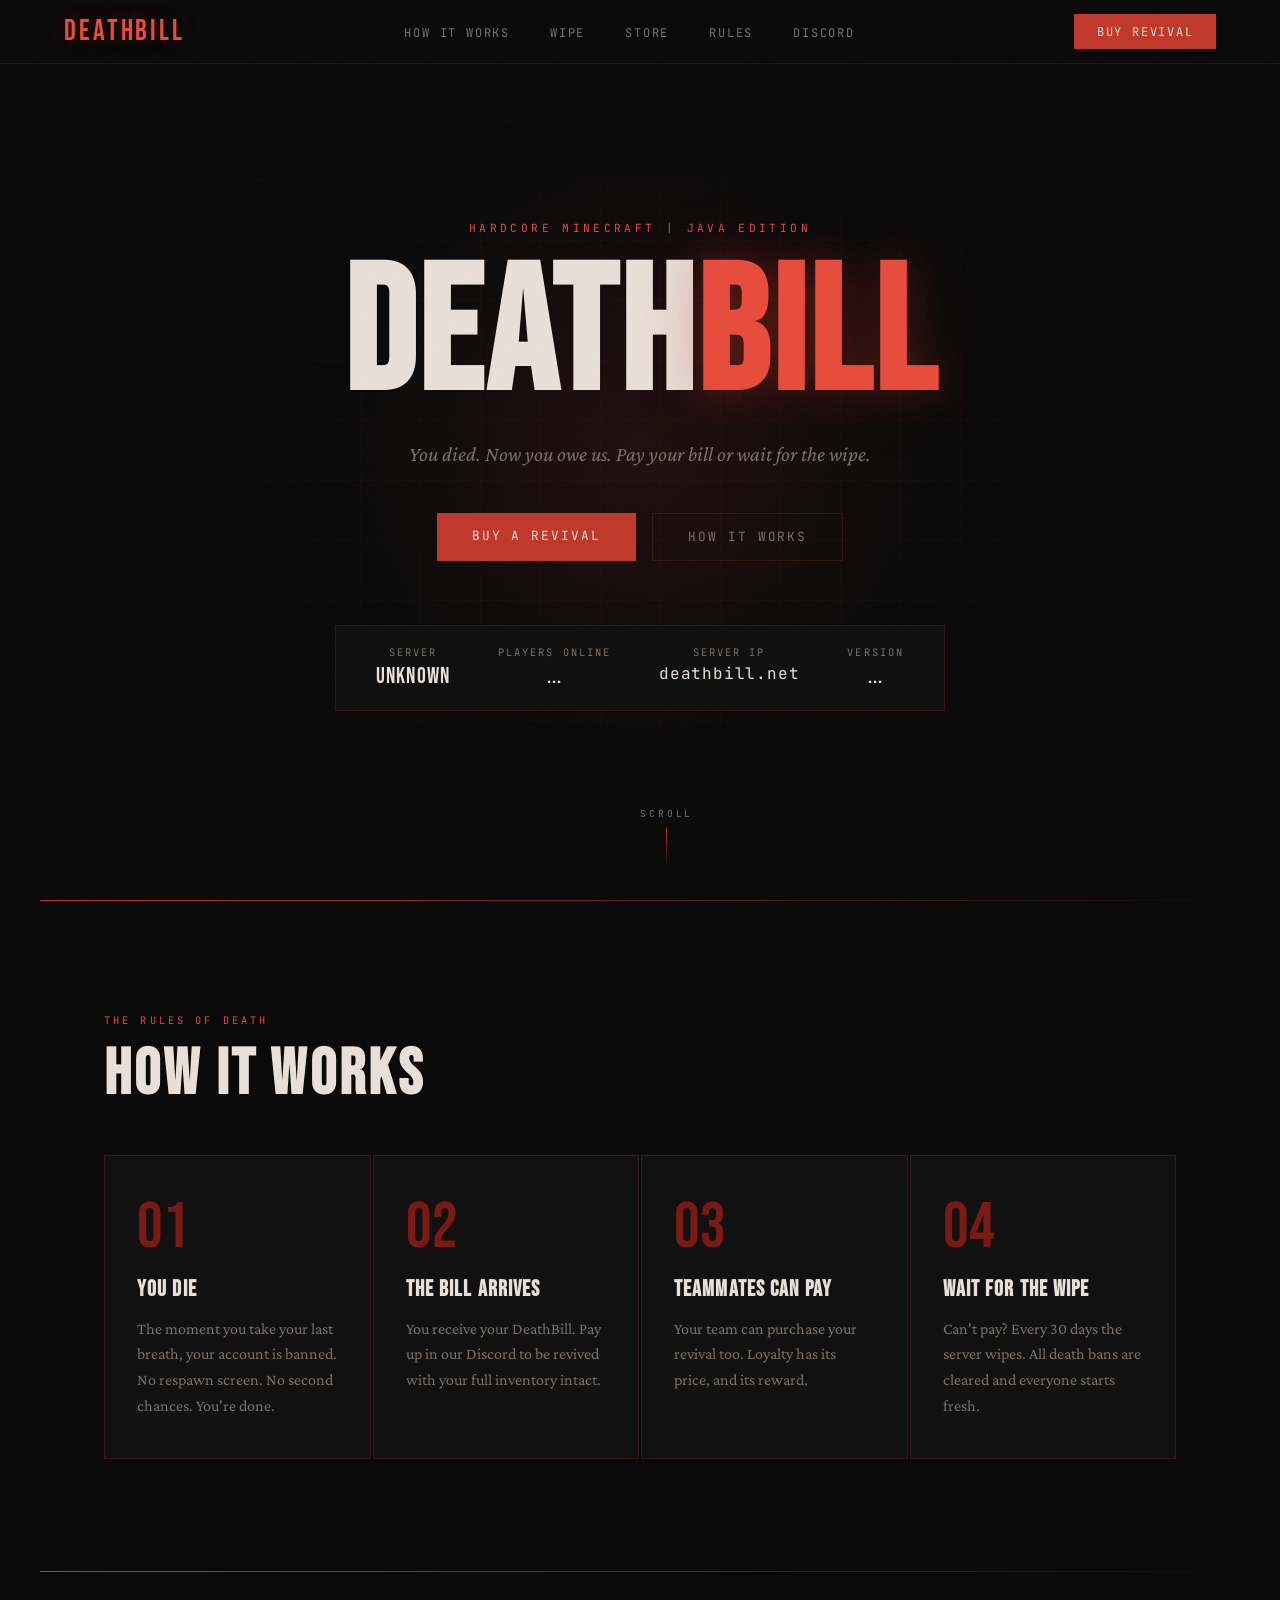
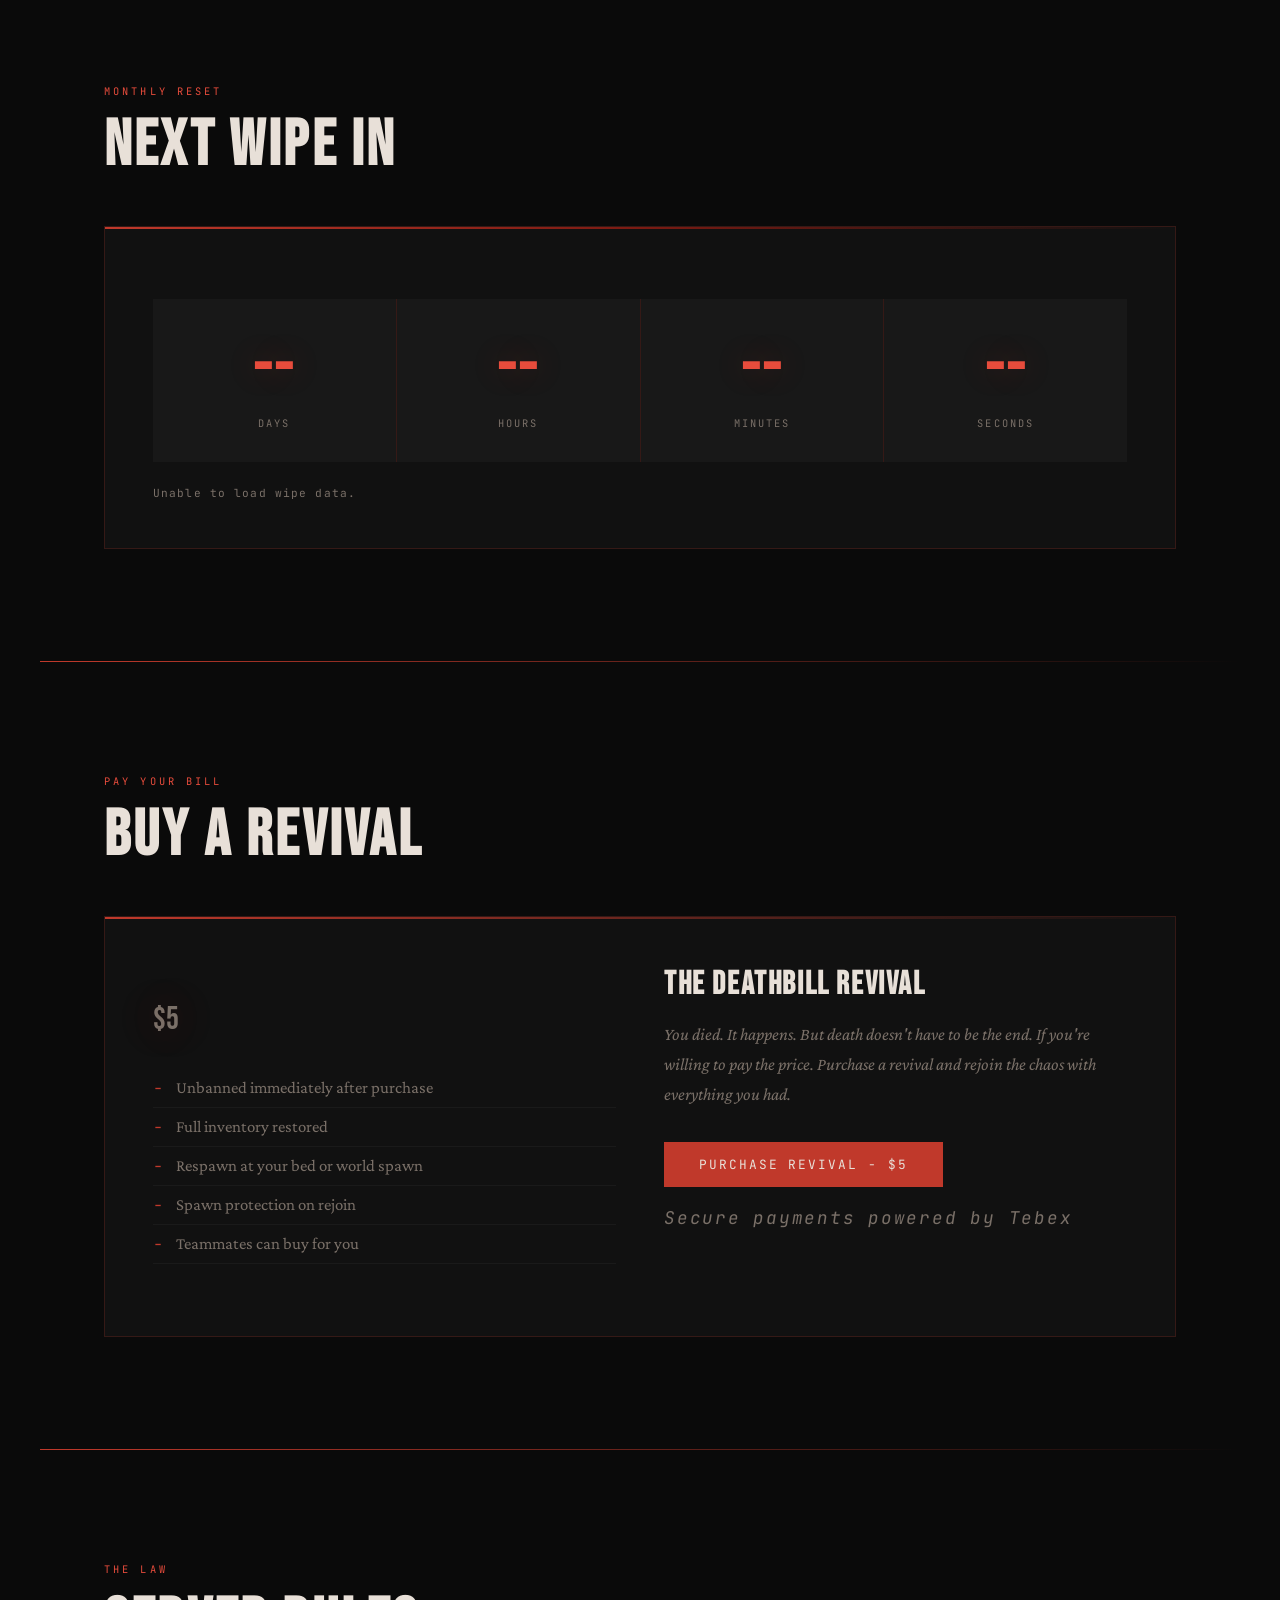
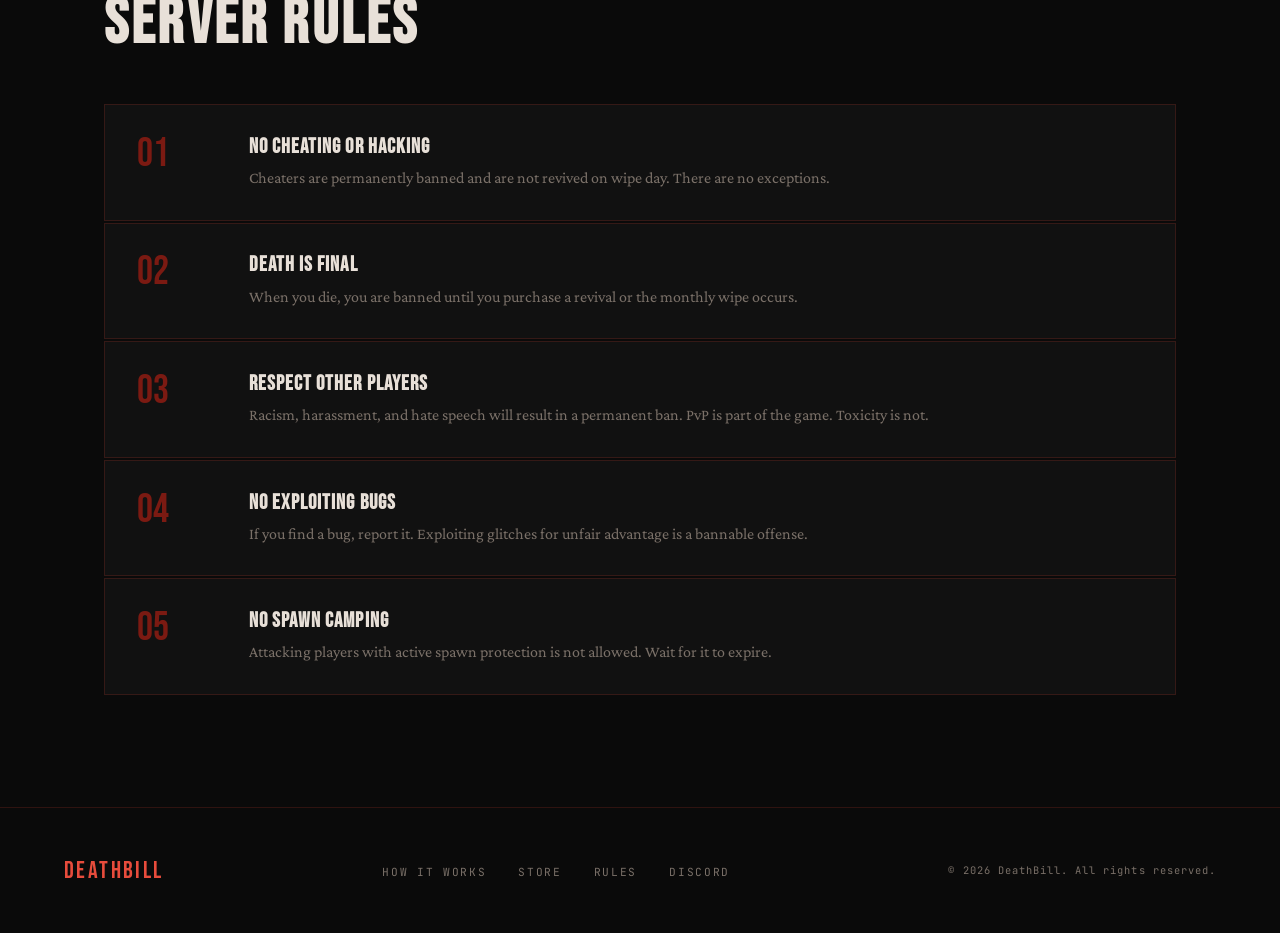
<file: index.html>
<!DOCTYPE html>
<html lang="en">
<head>
    <meta charset="UTF-8">
    <meta name="viewport" content="width=device-width, initial-scale=1.0">
    <title>DeathBill - Pay Your Bill or Wait for the Wipe</title>
    <meta name="description" content="Hardcore Minecraft. You die, you pay. DeathBill is a hardcore Java Edition server where death has a price.">
    <link rel="icon" type="image/svg+xml" href="favicon.svg">
    <link rel="preconnect" href="https://fonts.googleapis.com">
    <link rel="preconnect" href="https://fonts.gstatic.com" crossorigin>
    <link href="https://fonts.googleapis.com/css2?family=Bebas+Neue&family=Crimson+Pro:ital,wght@0,300;0,400;0,600;1,300;1,400&family=JetBrains+Mono:wght@400;700&display=swap" rel="stylesheet">
    <link rel="stylesheet" href="style.css">
</head>
<body>

<!-- ═══════════════════════════════════════════
     NAVIGATION
════════════════════════════════════════════ -->
<nav>
    <a href="#" class="nav-logo">DeathBill</a>
    <ul class="nav-links">
        <li><a href="#how-it-works">How It Works</a></li>
        <li><a href="#wipe">Wipe</a></li>
        <li><a href="#store">Store</a></li>
        <li><a href="#rules">Rules</a></li>
        <li><a href="https://discord.gg/X9qPdd4yjx" target="_blank">Discord</a></li>
    </ul>
    <a href="https://deathbillnet.tebex.io/" target="_blank" class="nav-cta">Buy Revival</a>
</nav>


<!-- ═══════════════════════════════════════════
     HERO
════════════════════════════════════════════ -->
<div class="hero">
    <div class="hero-grid"></div>
    <div class="hero-glow"></div>

    <p class="hero-eyebrow">Hardcore Minecraft | Java Edition</p>
    <h1 class="hero-title">DEATH<span>BILL</span></h1>
    <p class="hero-sub">You died. Now you owe us. Pay your bill or wait for the wipe.</p>

    <div class="hero-actions">
        <a href="https://deathbillnet.tebex.io/" target="_blank" class="btn-primary">Buy a Revival</a>
        <a href="#how-it-works" class="btn-secondary">How It Works</a>
    </div>

    <div class="status-bar">
        <div class="status-item">
            <span class="status-label">Server</span>
            <span class="status-value" id="server-status">...</span>
        </div>
        <div class="status-item">
            <span class="status-label">Players Online</span>
            <span class="status-value" id="player-count">...</span>
        </div>
        <div class="status-item">
            <span class="status-label">Server IP</span>
            <span class="status-value" style="font-size:1rem; font-family:'JetBrains Mono',monospace;">deathbill.net</span>
        </div>
        <div class="status-item">
            <span class="status-label">Version</span>
            <span class="status-value" id="server-version">...</span>
        </div>
    </div>

    <div class="scroll-indicator">
        <span>Scroll</span>
        <div class="scroll-line"></div>
    </div>
</div>

<div class="section-divider"></div>


<!-- ═══════════════════════════════════════════
     HOW IT WORKS
════════════════════════════════════════════ -->
<section id="how-it-works">
    <p class="section-eyebrow">The Rules of Death</p>
    <h2 class="section-title">How It Works</h2>

    <div class="steps">
        <div class="step">
            <div class="step-num">01</div>
            <h3>You Die</h3>
            <p>The moment you take your last breath, your account is banned. No respawn screen. No second chances. You're done.</p>
        </div>
        <div class="step">
            <div class="step-num">02</div>
            <h3>The Bill Arrives</h3>
            <p>You receive your DeathBill. Pay up in our Discord to be revived with your full inventory intact.</p>
        </div>
        <div class="step">
            <div class="step-num">03</div>
            <h3>Teammates Can Pay</h3>
            <p>Your team can purchase your revival too. Loyalty has its price, and its reward.</p>
        </div>
        <div class="step">
            <div class="step-num">04</div>
            <h3>Wait for the Wipe</h3>
            <p>Can't pay? Every 30 days the server wipes. All death bans are cleared and everyone starts fresh.</p>
        </div>
    </div>
</section>

<div class="section-divider"></div>


<!-- ═══════════════════════════════════════════
     WIPE COUNTDOWN
════════════════════════════════════════════ -->
<section id="wipe">
    <p class="section-eyebrow">Monthly Reset</p>
    <h2 class="section-title">Next Wipe In</h2>

    <div class="countdown-wrapper">
        <div class="countdown-grid">
            <div class="countdown-unit">
                <span class="countdown-num" id="cd-days">--</span>
                <span class="countdown-label">Days</span>
            </div>
            <div class="countdown-unit">
                <span class="countdown-num" id="cd-hours">--</span>
                <span class="countdown-label">Hours</span>
            </div>
            <div class="countdown-unit">
                <span class="countdown-num" id="cd-mins">--</span>
                <span class="countdown-label">Minutes</span>
            </div>
            <div class="countdown-unit">
                <span class="countdown-num" id="cd-secs">--</span>
                <span class="countdown-label">Seconds</span>
            </div>
        </div>
        <p class="countdown-sub" id="last-wipe-text">Loading wipe data...</p>
    </div>
</section>

<div class="section-divider"></div>


<!-- ═══════════════════════════════════════════
     STORE
════════════════════════════════════════════ -->
<section id="store">
    <p class="section-eyebrow">Pay Your Bill</p>
    <h2 class="section-title">Buy a Revival</h2>

    <div class="store-card">
        <div class="store-left">
            <div class="store-price"><span>$</span><span id="package-price">5</span></div>
            <ul class="store-features">
                <li>Unbanned immediately after purchase</li>
                <li>Full inventory restored</li>
                <li>Respawn at your bed or world spawn</li>
                <li>Spawn protection on rejoin</li>
                <li>Teammates can buy for you</li>
            </ul>
        </div>
        <div class="store-right">
            <h3 id="package-name">The DeathBill Revival</h3>
            <p id="package-desc">You died. It happens. But death doesn't have to be the end. If you're willing to pay the price. Purchase a revival and rejoin the chaos with everything you had.</p>
            <a href="https://deathbillnet.tebex.io/" target="_blank" class="btn-primary" id="store-btn">Purchase Revival - $5</a>
            <p class="store-powered">Secure payments powered by Tebex</p>
        </div>
    </div>
</section>

<div class="section-divider"></div>


<!-- ═══════════════════════════════════════════
     RULES
════════════════════════════════════════════ -->
<section id="rules">
    <p class="section-eyebrow">The Law</p>
    <h2 class="section-title">Server Rules</h2>

    <div class="rules-list">
        <div class="rule">
            <div class="rule-num">01</div>
            <div class="rule-content">
                <h4>No Cheating or Hacking</h4>
                <p>Cheaters are permanently banned and are not revived on wipe day. There are no exceptions.</p>
            </div>
        </div>
        <div class="rule">
            <div class="rule-num">02</div>
            <div class="rule-content">
                <h4>Death is Final</h4>
                <p>When you die, you are banned until you purchase a revival or the monthly wipe occurs.</p>
            </div>
        </div>
        <div class="rule">
            <div class="rule-num">03</div>
            <div class="rule-content">
                <h4>Respect Other Players</h4>
                <p>Racism, harassment, and hate speech will result in a permanent ban. PvP is part of the game. Toxicity is not.</p>
            </div>
        </div>
        <div class="rule">
            <div class="rule-num">04</div>
            <div class="rule-content">
                <h4>No Exploiting Bugs</h4>
                <p>If you find a bug, report it. Exploiting glitches for unfair advantage is a bannable offense.</p>
            </div>
        </div>
        <div class="rule">
            <div class="rule-num">05</div>
            <div class="rule-content">
                <h4>No Spawn Camping</h4>
                <p>Attacking players with active spawn protection is not allowed. Wait for it to expire.</p>
            </div>
        </div>
    </div>
</section>


<!-- ═══════════════════════════════════════════
     FOOTER
════════════════════════════════════════════ -->
<footer>
    <div class="footer-logo">DeathBill</div>
    <ul class="footer-links">
        <li><a href="#how-it-works">How It Works</a></li>
        <li><a href="#store">Store</a></li>
        <li><a href="#rules">Rules</a></li>
        <li><a href="https://discord.gg/X9qPdd4yjx" target="_blank">Discord</a></li>
    </ul>
    <span class="footer-copy">© 2026 DeathBill. All rights reserved.</span>
</footer>





<script src="main.js"></script>
</body>
</html>
</file>
<file: style.css>
/* ============================================
   DeathBill - style.css
   ============================================ */

/* ── VARIABLES ── */
:root {
    --red:       #c0392b;
    --red-bright:#e74c3c;
    --red-dim:   #7b1a12;
    --red-glow:  rgba(192, 57, 43, 0.3);
    --bg:        #0a0a0a;
    --bg2:       #111111;
    --bg3:       #181818;
    --text:      #e8e0d8;
    --text-dim:  #7a7068;
    --border:    rgba(192, 57, 43, 0.2);
}

/* ── RESET ── */
*, *::before, *::after { margin: 0; padding: 0; box-sizing: border-box; }
html { scroll-behavior: smooth; }
body {
    background: var(--bg);
    color: var(--text);
    font-family: 'Crimson Pro', serif;
    overflow-x: hidden;
}

/* ── NOISE OVERLAY ── */
body::before {
    content: '';
    position: fixed;
    inset: 0;
    background-image: url("data:image/svg+xml,%3Csvg viewBox='0 0 256 256' xmlns='http://www.w3.org/2000/svg'%3E%3Cfilter id='noise'%3E%3CfeTurbulence type='fractalNoise' baseFrequency='0.9' numOctaves='4' stitchTiles='stitch'/%3E%3C/filter%3E%3Crect width='100%25' height='100%25' filter='url(%23noise)' opacity='0.04'/%3E%3C/svg%3E");
    pointer-events: none;
    z-index: 9999;
    opacity: 0.4;
}

/* ── TYPOGRAPHY ── */
.font-mono  { font-family: 'JetBrains Mono', monospace; }
.font-display { font-family: 'Bebas Neue', sans-serif; }

/* ── NAVIGATION ── */
nav {
    position: fixed;
    top: 0; left: 0; right: 0;
    z-index: 100;
    display: flex;
    align-items: center;
    justify-content: space-between;
    padding: 0 4rem;
    height: 64px;
    background: rgba(10, 10, 10, 0.85);
    backdrop-filter: blur(12px);
    border-bottom: 1px solid var(--border);
}

.nav-logo {
    font-family: 'Bebas Neue', sans-serif;
    font-size: 1.8rem;
    letter-spacing: 0.1em;
    color: var(--red-bright);
    text-shadow: 0 0 20px var(--red-glow);
    text-decoration: none;
}

.nav-links {
    display: flex;
    gap: 2.5rem;
    list-style: none;
}

.nav-links a {
    font-family: 'JetBrains Mono', monospace;
    font-size: 0.75rem;
    letter-spacing: 0.15em;
    text-transform: uppercase;
    color: var(--text-dim);
    text-decoration: none;
    transition: color 0.2s;
}

.nav-links a:hover { color: var(--red-bright); }

.nav-cta {
    font-family: 'JetBrains Mono', monospace;
    font-size: 0.75rem;
    letter-spacing: 0.15em;
    text-transform: uppercase;
    background: var(--red);
    color: var(--text);
    border: none;
    padding: 0.6rem 1.4rem;
    cursor: pointer;
    text-decoration: none;
    transition: background 0.2s, box-shadow 0.2s;
}

.nav-cta:hover {
    background: var(--red-bright);
    box-shadow: 0 0 20px var(--red-glow);
}

/* ── BUTTONS ── */
.btn-primary {
    font-family: 'JetBrains Mono', monospace;
    font-size: 0.8rem;
    letter-spacing: 0.15em;
    text-transform: uppercase;
    background: var(--red);
    color: var(--text);
    border: none;
    padding: 0.9rem 2.2rem;
    cursor: pointer;
    text-decoration: none;
    transition: background 0.2s, box-shadow 0.2s;
    display: inline-block;
}

.btn-primary:hover {
    background: var(--red-bright);
    box-shadow: 0 0 30px var(--red-glow);
}

.btn-secondary {
    font-family: 'JetBrains Mono', monospace;
    font-size: 0.8rem;
    letter-spacing: 0.15em;
    text-transform: uppercase;
    background: transparent;
    color: var(--text-dim);
    border: 1px solid var(--border);
    padding: 0.9rem 2.2rem;
    cursor: pointer;
    text-decoration: none;
    transition: color 0.2s, border-color 0.2s;
    display: inline-block;
}

.btn-secondary:hover {
    color: var(--text);
    border-color: var(--red);
}

/* ── HERO ── */
.hero {
    min-height: 100vh;
    display: flex;
    flex-direction: column;
    align-items: center;
    justify-content: center;
    position: relative;
    overflow: hidden;
    padding: 6rem 2rem 4rem;
}

.hero-grid {
    position: absolute;
    inset: 0;
    background-image:
        linear-gradient(rgba(192,57,43,0.05) 1px, transparent 1px),
        linear-gradient(90deg, rgba(192,57,43,0.05) 1px, transparent 1px);
    background-size: 60px 60px;
    mask-image: radial-gradient(ellipse at center, black 30%, transparent 80%);
}

.hero-glow {
    position: absolute;
    top: 50%; left: 50%;
    transform: translate(-50%, -50%);
    width: 600px; height: 600px;
    background: radial-gradient(circle, rgba(192,57,43,0.12) 0%, transparent 70%);
    pointer-events: none;
}

.hero-eyebrow {
    font-family: 'JetBrains Mono', monospace;
    font-size: 0.7rem;
    letter-spacing: 0.3em;
    text-transform: uppercase;
    color: var(--red-bright);
    margin-bottom: 1.5rem;
    opacity: 0;
    animation: fadeUp 0.8s ease forwards 0.2s;
}

.hero-title {
    font-family: 'Bebas Neue', sans-serif;
    font-size: clamp(5rem, 14vw, 11rem);
    line-height: 0.9;
    text-align: center;
    letter-spacing: 0.02em;
    color: var(--text);
    opacity: 0;
    animation: fadeUp 0.8s ease forwards 0.4s;
}

.hero-title span {
    color: var(--red-bright);
    text-shadow: 0 0 40px var(--red-glow), 0 0 80px rgba(192,57,43,0.2);
}

.hero-sub {
    font-size: 1.3rem;
    font-style: italic;
    color: var(--text-dim);
    margin-top: 1.5rem;
    text-align: center;
    max-width: 480px;
    opacity: 0;
    animation: fadeUp 0.8s ease forwards 0.6s;
}

.hero-actions {
    display: flex;
    gap: 1rem;
    margin-top: 3rem;
    opacity: 0;
    animation: fadeUp 0.8s ease forwards 0.8s;
}

/* ── STATUS BAR ── */
.status-bar {
    display: flex;
    gap: 3rem;
    margin-top: 4rem;
    padding: 1.2rem 2.5rem;
    border: 1px solid var(--border);
    background: rgba(17,17,17,0.8);
    opacity: 0;
    animation: fadeUp 0.8s ease forwards 1s;
}

.status-item {
    display: flex;
    flex-direction: column;
    align-items: center;
    gap: 0.3rem;
}

.status-label {
    font-family: 'JetBrains Mono', monospace;
    font-size: 0.65rem;
    letter-spacing: 0.2em;
    text-transform: uppercase;
    color: var(--text-dim);
}

.status-value {
    font-family: 'Bebas Neue', sans-serif;
    font-size: 1.4rem;
    letter-spacing: 0.05em;
    color: var(--text);
}

.status-value.online  { color: #27ae60; }
.status-value.offline { color: var(--red-bright); }

.status-dot {
    display: inline-block;
    width: 6px; height: 6px;
    border-radius: 50%;
    background: #27ae60;
    margin-right: 6px;
    animation: pulse 2s ease-in-out infinite;
}

/* ── SCROLL INDICATOR ── */
.scroll-indicator {
    position: absolute;
    bottom: 2rem;
    left: 50%;
    transform: translateX(-50%);
    display: flex;
    flex-direction: column;
    align-items: center;
    gap: 0.5rem;
    opacity: 0;
    animation: fadeUp 0.8s ease forwards 1.2s;
}

.scroll-indicator span {
    font-family: 'JetBrains Mono', monospace;
    font-size: 0.6rem;
    letter-spacing: 0.3em;
    text-transform: uppercase;
    color: var(--text-dim);
}

.scroll-line {
    width: 1px; height: 40px;
    background: linear-gradient(to bottom, var(--red), transparent);
    animation: scrollDown 1.5s ease-in-out infinite;
}

/* ── SECTIONS ── */
section {
    padding: 7rem 4rem;
    max-width: 1200px;
    margin: 0 auto;
}

.section-eyebrow {
    font-family: 'JetBrains Mono', monospace;
    font-size: 0.65rem;
    letter-spacing: 0.3em;
    text-transform: uppercase;
    color: var(--red-bright);
    margin-bottom: 1rem;
}

.section-title {
    font-family: 'Bebas Neue', sans-serif;
    font-size: clamp(2.5rem, 5vw, 4rem);
    letter-spacing: 0.05em;
    line-height: 1;
    margin-bottom: 1.5rem;
}

.section-divider {
    width: 100%;
    height: 1px;
    background: linear-gradient(to right, var(--red), transparent);
    max-width: 1200px;
    margin: 0 auto;
}

/* ── HOW IT WORKS ── */
.steps {
    display: grid;
    grid-template-columns: repeat(auto-fit, minmax(220px, 1fr));
    gap: 2px;
    margin-top: 3rem;
}

.step {
    background: var(--bg2);
    padding: 2.5rem 2rem;
    border: 1px solid var(--border);
    position: relative;
    overflow: hidden;
    opacity: 0;
    transform: translateY(30px);
    transition: opacity 0.6s ease, transform 0.6s ease, border-color 0.3s;
}

.step.visible { opacity: 1; transform: translateY(0); }
.step:hover   { border-color: var(--red); }

.step::before {
    content: '';
    position: absolute;
    top: 0; left: 0; right: 0;
    height: 2px;
    background: var(--red);
    transform: scaleX(0);
    transform-origin: left;
    transition: transform 0.3s;
}

.step:hover::before { transform: scaleX(1); }

.step-num {
    font-family: 'Bebas Neue', sans-serif;
    font-size: 4rem;
    color: var(--red-dim);
    line-height: 1;
    margin-bottom: 1rem;
}

.step h3 {
    font-family: 'Bebas Neue', sans-serif;
    font-size: 1.4rem;
    letter-spacing: 0.05em;
    margin-bottom: 0.8rem;
}

.step p {
    font-size: 1rem;
    color: var(--text-dim);
    line-height: 1.6;
}

/* ── COUNTDOWN ── */
.countdown-wrapper {
    margin-top: 3rem;
    padding: 3rem;
    border: 1px solid var(--border);
    background: var(--bg2);
    position: relative;
    overflow: hidden;
}

.countdown-wrapper::after {
    content: '';
    position: absolute;
    top: 0; left: 0; right: 0;
    height: 2px;
    background: linear-gradient(to right, var(--red), var(--red-dim), transparent);
}

.countdown-grid {
    display: grid;
    grid-template-columns: repeat(4, 1fr);
    gap: 1px;
    background: var(--border);
    margin-top: 1.5rem;
}

.countdown-unit {
    background: var(--bg3);
    padding: 2rem 1rem;
    text-align: center;
}

.countdown-num {
    font-family: 'Bebas Neue', sans-serif;
    font-size: clamp(3rem, 6vw, 5rem);
    color: var(--red-bright);
    text-shadow: 0 0 30px var(--red-glow);
    line-height: 1;
    display: block;
}

.countdown-label {
    font-family: 'JetBrains Mono', monospace;
    font-size: 0.65rem;
    letter-spacing: 0.2em;
    text-transform: uppercase;
    color: var(--text-dim);
    margin-top: 0.5rem;
    display: block;
}

.countdown-sub {
    font-family: 'JetBrains Mono', monospace;
    font-size: 0.7rem;
    color: var(--text-dim);
    margin-top: 1.5rem;
    letter-spacing: 0.1em;
}

/* ── STORE ── */
.store-card {
    margin-top: 3rem;
    padding: 3rem;
    border: 1px solid var(--border);
    background: var(--bg2);
    display: grid;
    grid-template-columns: 1fr 1fr;
    gap: 3rem;
    align-items: start;
    position: relative;
    overflow: hidden;
}

.store-card::before {
    content: '';
    position: absolute;
    top: 0; left: 0; right: 0;
    height: 2px;
    background: linear-gradient(to right, var(--red), transparent);
}

.store-price {
    font-family: 'Bebas Neue', sans-serif;
    font-size: 5rem;
    color: var(--red-bright);
    text-shadow: 0 0 40px var(--red-glow);
    line-height: 1;
}

.store-price span { font-size: 2rem; color: var(--text-dim); }

.store-features {
    list-style: none;
    margin: 1.5rem 0;
}

.store-features li {
    font-size: 1.05rem;
    color: var(--text-dim);
    padding: 0.5rem 0;
    border-bottom: 1px solid rgba(255,255,255,0.04);
    display: flex;
    align-items: center;
    gap: 0.8rem;
}

.store-features li::before {
    content: '-';
    color: var(--red);
    font-family: 'JetBrains Mono', monospace;
}

.store-right h3 {
    font-family: 'Bebas Neue', sans-serif;
    font-size: 2rem;
    letter-spacing: 0.05em;
    margin-bottom: 1rem;
}

.store-right p {
    font-size: 1.1rem;
    color: var(--text-dim);
    line-height: 1.7;
    font-style: italic;
    margin-bottom: 2rem;
}

.store-powered {
    font-family: 'JetBrains Mono', monospace;
    font-size: 0.65rem;
    color: var(--text-dim);
    letter-spacing: 0.1em;
    margin-top: 1rem;
}

/* ── RULES ── */
.rules-list {
    margin-top: 3rem;
    display: flex;
    flex-direction: column;
    gap: 2px;
}

.rule {
    display: grid;
    grid-template-columns: 80px 1fr;
    gap: 2rem;
    align-items: start;
    padding: 1.8rem 2rem;
    background: var(--bg2);
    border: 1px solid var(--border);
    opacity: 0;
    transform: translateX(-20px);
    transition: opacity 0.5s ease, transform 0.5s ease, border-color 0.3s;
}

.rule.visible { opacity: 1; transform: translateX(0); }
.rule:hover   { border-color: var(--red); }

.rule-num {
    font-family: 'Bebas Neue', sans-serif;
    font-size: 2.5rem;
    color: var(--red-dim);
    line-height: 1;
}

.rule-content h4 {
    font-family: 'Bebas Neue', sans-serif;
    font-size: 1.3rem;
    letter-spacing: 0.05em;
    margin-bottom: 0.4rem;
}

.rule-content p {
    font-size: 1rem;
    color: var(--text-dim);
    line-height: 1.6;
}

/* ── FOOTER ── */
footer {
    border-top: 1px solid var(--border);
    padding: 3rem 4rem;
    display: flex;
    align-items: center;
    justify-content: space-between;
}

.footer-logo {
    font-family: 'Bebas Neue', sans-serif;
    font-size: 1.5rem;
    color: var(--red-bright);
    letter-spacing: 0.1em;
}

.footer-links {
    display: flex;
    gap: 2rem;
    list-style: none;
}

.footer-links a {
    font-family: 'JetBrains Mono', monospace;
    font-size: 0.7rem;
    letter-spacing: 0.15em;
    text-transform: uppercase;
    color: var(--text-dim);
    text-decoration: none;
    transition: color 0.2s;
}

.footer-links a:hover { color: var(--red-bright); }

.footer-copy {
    font-family: 'JetBrains Mono', monospace;
    font-size: 0.65rem;
    color: var(--text-dim);
    letter-spacing: 0.1em;
}

/* ── ANIMATIONS ── */
@keyframes fadeUp {
    from { opacity: 0; transform: translateY(20px); }
    to   { opacity: 1; transform: translateY(0); }
}

@keyframes pulse {
    0%, 100% { opacity: 1; }
    50%       { opacity: 0.3; }
}

@keyframes scrollDown {
    0%   { transform: scaleY(0); transform-origin: top; }
    50%  { transform: scaleY(1); transform-origin: top; }
    51%  { transform: scaleY(1); transform-origin: bottom; }
    100% { transform: scaleY(0); transform-origin: bottom; }
}

/* ── RESPONSIVE ── */
@media (max-width: 768px) {
    nav                { padding: 0 1.5rem; }
    .nav-links         { display: none; }
    section            { padding: 5rem 1.5rem; }
    .store-card        { grid-template-columns: 1fr; }
    .countdown-grid    { grid-template-columns: repeat(2, 1fr); }
    footer             { flex-direction: column; gap: 1.5rem; text-align: center; }
    .status-bar        { flex-wrap: wrap; gap: 1.5rem; justify-content: center; }
    .checkout-modal    { max-width: 100%; margin: 1rem; }
}
</file>
